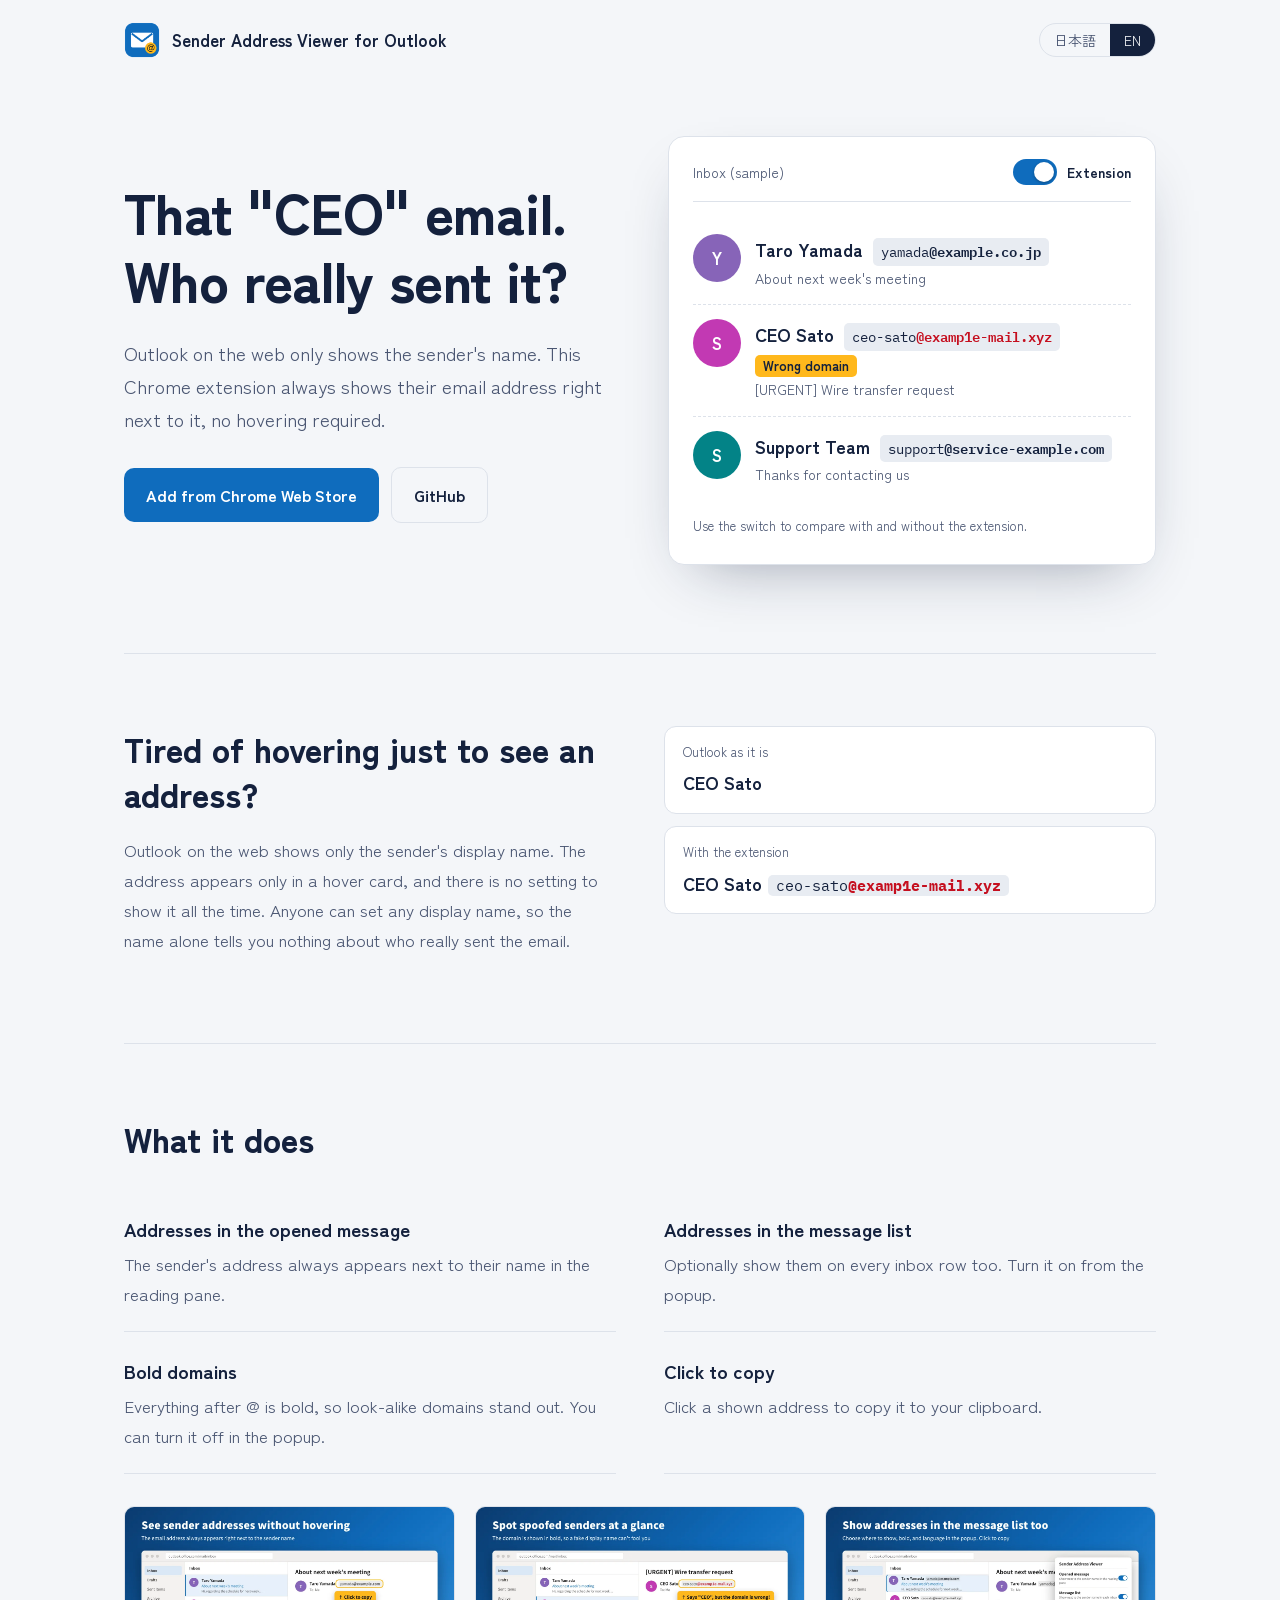
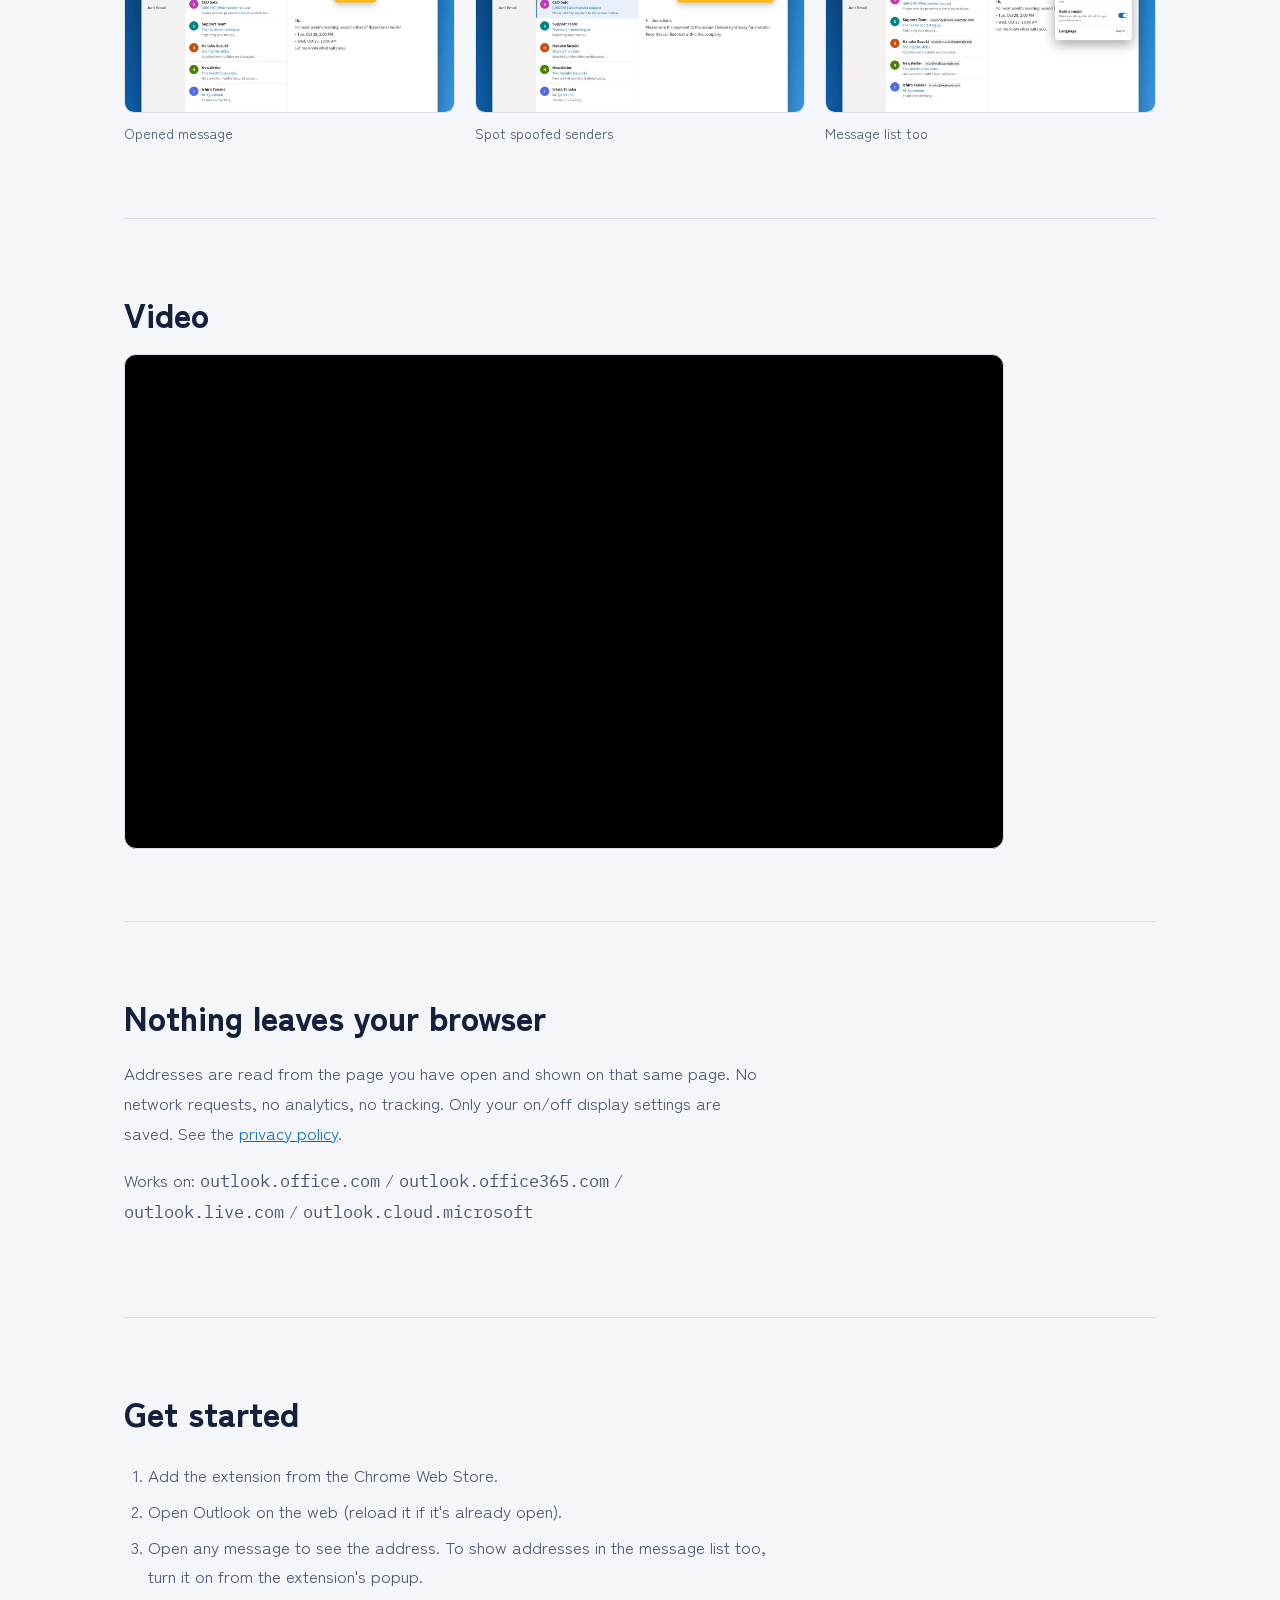
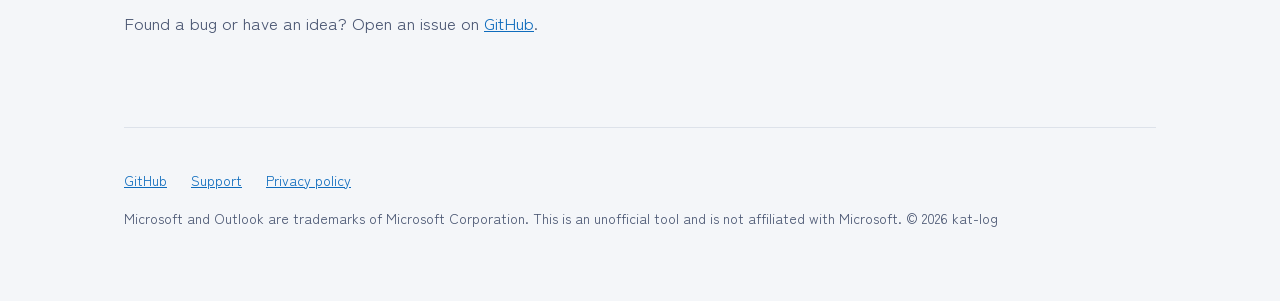
<file: docs/index.html>
<!doctype html>
<html lang="ja">
<head>
<meta charset="utf-8">
<meta name="viewport" content="width=device-width, initial-scale=1">
<meta name="google-site-verification" content="ZW-A2i5VkHaOEt6RLuY6zFHAiWqCiDvUYwPnH15Xgcs" />
<title>差出人アドレス表示 for Outlook</title>
<meta name="description" content="Outlook on the web で、差出人名の横にメールアドレスを常に表示する Chrome 拡張機能。ホバー不要で、なりすましメールも一目でわかります。">
<meta property="og:title" content="差出人アドレス表示 for Outlook / Sender Address Viewer for Outlook">
<meta property="og:description" content="Always show the sender's email address next to their name in Outlook on the web.">
<meta property="og:image" content="https://kat-log.github.io/outlook-sender-address/img/og.png">
<meta property="og:type" content="website">
<meta name="twitter:card" content="summary_large_image">
<link rel="icon" href="img/icon.png">
<link rel="preconnect" href="https://fonts.googleapis.com">
<link rel="preconnect" href="https://fonts.gstatic.com" crossorigin>
<link href="https://fonts.googleapis.com/css2?family=IBM+Plex+Mono:wght@400;600&family=Zen+Kaku+Gothic+New:wght@400;500;700;900&display=swap" rel="stylesheet">
<style>
:root {
  --ink: #14213d;
  --ink-soft: #4a5672;
  --paper: #f4f6f9;
  --sheet: #ffffff;
  --line: #dde2ea;
  --blue: #0f6cbd;
  --amber: #ffb81c;
  --red: #c50f1f;
  --chip: #e8ecf2;
  color-scheme: light;
}
@media (prefers-color-scheme: dark) {
  :root:not([data-theme="light"]) {
    --ink: #e8edf5; --ink-soft: #a6b0c3; --paper: #0e1626; --sheet: #16213a;
    --line: #2a3756; --blue: #5aa9f0; --red: #ff6b6b; --chip: #24324f;
    color-scheme: dark;
  }
}
* { box-sizing: border-box; }
html { -webkit-text-size-adjust: 100%; }
body {
  margin: 0; background: var(--paper); color: var(--ink);
  font-family: "Zen Kaku Gothic New", system-ui, sans-serif;
  font-size: 17px; line-height: 1.75;
}
a { color: var(--blue); }
:focus-visible { outline: 3px solid var(--amber); outline-offset: 3px; border-radius: 4px; }
.wrap { max-width: 1080px; margin: 0 auto; padding: 0 24px; }
.mono { font-family: "IBM Plex Mono", ui-monospace, monospace; }

/* header */
header.top { display: flex; align-items: center; justify-content: space-between; padding: 22px 0; }
.logo { display: flex; align-items: center; gap: 12px; font-weight: 700; color: var(--ink); text-decoration: none; }
.logo img { width: 36px; height: 36px; }
.lang { display: flex; flex-shrink: 0; white-space: nowrap; border: 1px solid var(--line); border-radius: 999px; overflow: hidden; }
.lang button { font: inherit; font-size: 14px; border: 0; background: transparent; color: var(--ink-soft); padding: 4px 14px; cursor: pointer; }
.lang button[aria-pressed="true"] { background: var(--ink); color: var(--paper); }

/* hero */
.hero { display: grid; grid-template-columns: 1fr 1fr; gap: 56px; align-items: center; padding: 56px 0 88px; }
.hero h1 { font-size: clamp(34px, 5vw, 56px); line-height: 1.22; font-weight: 900; margin: 0; letter-spacing: -0.01em; }
.hero .lead { margin: 22px 0 32px; color: var(--ink-soft); font-size: 19px; max-width: 30em; }
.cta { display: flex; flex-wrap: wrap; gap: 12px; align-items: center; }
.btn { display: inline-flex; align-items: center; gap: 10px; font-weight: 700; text-decoration: none; padding: 13px 22px; border-radius: 10px; font-size: 16px; }
.btn.primary { background: var(--blue); color: #fff; }
.btn.ghost { color: var(--ink); border: 1.5px solid var(--line); }
.btn[aria-disabled="true"] { background: var(--chip); color: var(--ink-soft); cursor: default; }
.note { font-size: 13px; color: var(--ink-soft); width: 100%; margin-top: 4px; }

/* the demo: a message header you can switch the extension on for */
.demo { background: var(--sheet); border: 1px solid var(--line); border-radius: 16px; padding: 22px 24px 26px; box-shadow: 0 24px 60px -30px rgba(20,33,61,.45); }
.demo-bar { display: flex; justify-content: space-between; align-items: center; padding-bottom: 16px; margin-bottom: 18px; border-bottom: 1px solid var(--line); font-size: 14px; color: var(--ink-soft); }
.switch { display: inline-flex; align-items: center; gap: 10px; cursor: pointer; user-select: none; font-weight: 700; color: var(--ink); }
.switch input { appearance: none; width: 44px; height: 26px; border-radius: 13px; background: var(--line); position: relative; cursor: pointer; transition: background .2s; margin: 0; }
.switch input::after { content: ""; position: absolute; top: 3px; left: 3px; width: 20px; height: 20px; border-radius: 50%; background: #fff; transition: transform .2s; box-shadow: 0 1px 3px rgba(0,0,0,.3); }
.switch input:checked { background: var(--blue); }
.switch input:checked::after { transform: translateX(18px); }
.msg { display: grid; grid-template-columns: 48px 1fr; gap: 14px; padding: 14px 0; }
.msg + .msg { border-top: 1px dashed var(--line); }
.av { width: 48px; height: 48px; border-radius: 50%; display: grid; place-items: center; color: #fff; font-weight: 700; }
.who { display: flex; flex-wrap: wrap; align-items: baseline; gap: 4px 10px; font-weight: 700; font-size: 18px; }
.addr { font-size: 14px; font-weight: 400; background: var(--chip); padding: 1px 8px; border-radius: 5px; max-width: 0; opacity: 0; overflow: hidden; white-space: nowrap; transition: max-width .5s ease, opacity .3s ease; }
.addr b { font-weight: 600; }
.on .addr { max-width: 340px; opacity: 1; }
.subj { font-size: 14px; color: var(--ink-soft); }
.msg.fake .addr b { color: var(--red); }
.flag { display: none; font-size: 13px; font-weight: 700; color: var(--ink); background: var(--amber); padding: 0 8px; border-radius: 5px; }
.on .msg.fake .flag { display: inline-block; }
.hint { font-size: 13px; color: var(--ink-soft); margin: 14px 0 0; }

/* sections */
section { padding: 72px 0; border-top: 1px solid var(--line); }
h2 { font-size: clamp(26px, 3.4vw, 34px); line-height: 1.35; margin: 0 0 18px; font-weight: 900; }
.prose { max-width: 38em; color: var(--ink-soft); }
.why { display: grid; grid-template-columns: 1fr 1fr; gap: 48px; align-items: start; }
.compare { display: grid; gap: 12px; margin: 0; }
.compare div { background: var(--sheet); border: 1px solid var(--line); border-radius: 12px; padding: 14px 18px; }
.compare dt { font-size: 13px; color: var(--ink-soft); }
.compare dd { margin: 4px 0 0; font-weight: 700; font-size: 18px; }
.compare .after dd .mono { font-weight: 400; font-size: 15px; background: var(--chip); padding: 1px 8px; border-radius: 5px; margin-left: 6px; }

.features { margin: 28px 0 0; padding: 0; list-style: none; display: grid; grid-template-columns: repeat(2, 1fr); gap: 0 48px; }
.features li { padding: 22px 0; border-bottom: 1px solid var(--line); }
.features strong { display: block; font-size: 19px; margin-bottom: 4px; }
.features span { color: var(--ink-soft); }

.shots { display: grid; grid-template-columns: repeat(3, 1fr); gap: 20px; margin-top: 32px; }
.shots figure { margin: 0; }
.shots img { width: 100%; height: auto; border-radius: 10px; border: 1px solid var(--line); display: block; }
.shots figcaption { font-size: 14px; color: var(--ink-soft); margin-top: 8px; }

.video { aspect-ratio: 16 / 9; border-radius: 12px; overflow: hidden; border: 1px solid var(--line); background: #000; max-width: 880px; }
.video iframe { width: 100%; height: 100%; border: 0; display: block; }
.install { margin: 24px 0 0; padding-left: 1.4em; }
.install li { margin: 6px 0; }

footer { padding: 40px 0 56px; border-top: 1px solid var(--line); font-size: 14px; color: var(--ink-soft); }
footer nav { display: flex; flex-wrap: wrap; gap: 8px 24px; margin-bottom: 14px; }

html:not([lang="en"]) [data-en],
html[lang="en"] [data-ja] { display: none !important; }

@media (max-width: 820px) {
  .hero, .why { grid-template-columns: 1fr; gap: 36px; }
  .hero { padding: 24px 0 64px; }
  .features { grid-template-columns: 1fr; }
  .shots { grid-template-columns: 1fr; }
  section { padding: 56px 0; }
  .wrap { padding: 0 16px; }
  .logo { font-size: 14px; gap: 8px; }
  .logo img { width: 28px; height: 28px; }
  header.top { gap: 12px; }
}
@media (prefers-reduced-motion: reduce) { .addr, .switch input, .switch input::after { transition: none; } }
</style>
</head>
<body>
<div class="wrap">
  <header class="top">
    <a class="logo" href="./"><img src="img/icon.png" alt=""><span data-ja>差出人アドレス表示 for Outlook</span><span data-en>Sender Address Viewer for Outlook</span></a>
    <div class="lang" role="group" aria-label="Language">
      <button type="button" data-set-lang="ja" aria-pressed="true">日本語</button>
      <button type="button" data-set-lang="en" aria-pressed="false">EN</button>
    </div>
  </header>

  <main>
    <div class="hero">
      <div>
        <h1 data-ja>その「社長」、<br>本当に社長から？</h1>
        <h1 data-en>That "CEO" email.<br>Who really sent it?</h1>
        <p class="lead" data-ja>Outlook on the web は差出人の名前しか見せてくれません。この Chrome 拡張機能は、差出人名のすぐ横にメールアドレスを常に表示します。ホバーは不要です。</p>
        <p class="lead" data-en>Outlook on the web only shows the sender's name. This Chrome extension always shows their email address right next to it, no hovering required.</p>
        <div class="cta">
          <a class="btn primary js-store" href="#" aria-disabled="true"><span data-ja>Chrome ウェブストアで追加</span><span data-en>Add from Chrome Web Store</span></a>
          <a class="btn ghost" href="https://github.com/kat-log/outlook-sender-address">GitHub</a>
          <p class="note js-store-note" data-ja>現在 Chrome ウェブストアで審査中です。公開までは GitHub から手動で導入できます。</p>
          <p class="note js-store-note" data-en>Currently under review on the Chrome Web Store. Until then, you can install it manually from GitHub.</p>
        </div>
      </div>

      <div class="demo" id="demo">
        <div class="demo-bar">
          <span data-ja>受信トレイ（サンプル）</span><span data-en>Inbox (sample)</span>
          <label class="switch"><input type="checkbox" id="demo-toggle"><span data-ja>拡張機能</span><span data-en>Extension</span></label>
        </div>
        <div class="msg">
          <div class="av" style="background:#8764b8">Y</div>
          <div>
            <div class="who"><span data-ja>山田 太郎</span><span data-en>Taro Yamada</span><span class="addr mono">yamada<b>@example.co.jp</b></span></div>
            <div class="subj" data-ja>来週の打ち合わせについて</div><div class="subj" data-en>About next week's meeting</div>
          </div>
        </div>
        <div class="msg fake">
          <div class="av" style="background:#c239b3">S</div>
          <div>
            <div class="who"><span data-ja>社長 佐藤</span><span data-en>CEO Sato</span><span class="addr mono">ceo-sato<b>@examp1e-mail.xyz</b></span><span class="flag" data-ja>ドメインが違う</span><span class="flag" data-en>Wrong domain</span></div>
            <div class="subj" data-ja>【至急】振込のお願い</div><div class="subj" data-en>[URGENT] Wire transfer request</div>
          </div>
        </div>
        <div class="msg">
          <div class="av" style="background:#038387">S</div>
          <div>
            <div class="who"><span data-ja>サポートチーム</span><span data-en>Support Team</span><span class="addr mono">support<b>@service-example.com</b></span></div>
            <div class="subj" data-ja>ご利用ありがとうございます</div><div class="subj" data-en>Thanks for contacting us</div>
          </div>
        </div>
        <p class="hint" data-ja>右上のスイッチで、拡張機能のあり・なしを切り替えられます。</p>
        <p class="hint" data-en>Use the switch to compare with and without the extension.</p>
      </div>
    </div>

    <section>
      <div class="why">
        <div>
          <h2 data-ja>アドレスを見るたびに、ホバーしていませんか</h2>
          <h2 data-en>Tired of hovering just to see an address?</h2>
          <p class="prose" data-ja>Outlook on the web では、差出人の表示名しか出ません。アドレスはマウスを乗せたときのポップアップでしか確認できず、設定で常時表示に切り替えることもできません。表示名は送り主が自由に決められるので、名前だけでは本当の送り主はわかりません。</p>
          <p class="prose" data-en>Outlook on the web shows only the sender's display name. The address appears only in a hover card, and there is no setting to show it all the time. Anyone can set any display name, so the name alone tells you nothing about who really sent the email.</p>
        </div>
        <dl class="compare">
          <div><dt data-ja>いつもの Outlook</dt><dt data-en>Outlook as it is</dt><dd data-ja>社長 佐藤</dd><dd data-en>CEO Sato</dd></div>
          <div class="after"><dt data-ja>拡張機能を入れると</dt><dt data-en>With the extension</dt><dd><span data-ja>社長 佐藤</span><span data-en>CEO Sato</span><span class="mono">ceo-sato<b style="color:var(--red)">@examp1e-mail.xyz</b></span></dd></div>
        </dl>
      </div>
    </section>

    <section>
      <h2 data-ja>できること</h2>
      <h2 data-en>What it does</h2>
      <ul class="features">
        <li><strong data-ja>開いたメールにアドレスを表示</strong><strong data-en>Addresses in the opened message</strong><span data-ja>閲覧ウィンドウの差出人名の右に、メールアドレスを常に表示します。</span><span data-en>The sender's address always appears next to their name in the reading pane.</span></li>
        <li><strong data-ja>メール一覧にも表示</strong><strong data-en>Addresses in the message list</strong><span data-ja>受信トレイの各行にも表示できます。ポップアップのスイッチで切り替えます。</span><span data-en>Optionally show them on every inbox row too. Turn it on from the popup.</span></li>
        <li><strong data-ja>ドメインを太字に</strong><strong data-en>Bold domains</strong><span data-ja>@ 以降を太字にするので、似せたドメインのなりすましに気づきやすくなります。ポップアップでオフにもできます。</span><span data-en>Everything after @ is bold, so look-alike domains stand out. You can turn it off in the popup.</span></li>
        <li><strong data-ja>クリックでコピー</strong><strong data-en>Click to copy</strong><span data-ja>表示されたアドレスをクリックすると、そのままコピーできます。</span><span data-en>Click a shown address to copy it to your clipboard.</span></li>
      </ul>
      <div class="shots">
        <figure><img data-ja src="img/screenshot-ja-1-reading.webp" alt="開いたメールの差出人名の横にアドレスが表示された画面" width="1280" height="800" loading="lazy"><img data-en src="img/screenshot-en-1-reading.webp" alt="Reading pane with the sender's address shown next to the name" width="1280" height="800" loading="lazy"><figcaption data-ja>開いたメール</figcaption><figcaption data-en>Opened message</figcaption></figure>
        <figure><img data-ja src="img/screenshot-ja-2-phish.webp" alt="なりすましメールのドメインが太字で表示された画面" width="1280" height="800" loading="lazy"><img data-en src="img/screenshot-en-2-phish.webp" alt="A spoofed sender's domain shown in bold" width="1280" height="800" loading="lazy"><figcaption data-ja>なりすましに気づける</figcaption><figcaption data-en>Spot spoofed senders</figcaption></figure>
        <figure><img data-ja src="img/screenshot-ja-3-list.webp" alt="メール一覧の各行にアドレスが表示された画面" width="1280" height="800" loading="lazy"><img data-en src="img/screenshot-en-3-list.webp" alt="Message list with addresses on every row" width="1280" height="800" loading="lazy"><figcaption data-ja>メール一覧にも</figcaption><figcaption data-en>Message list too</figcaption></figure>
      </div>
    </section>

    <section>
      <h2 data-ja>紹介動画</h2>
      <h2 data-en>Video</h2>
      <div class="video" data-ja><iframe src="https://www.youtube-nocookie.com/embed/iqoe1_WCcKM?rel=0" title="差出人アドレス表示 for Outlook 紹介動画" loading="lazy" allow="accelerometer; autoplay; clipboard-write; encrypted-media; gyroscope; picture-in-picture; web-share" allowfullscreen></iframe></div>
      <div class="video" data-en><iframe src="https://www.youtube-nocookie.com/embed/-NmUZ48yMqw?rel=0" title="Sender Address Viewer for Outlook video" loading="lazy" allow="accelerometer; autoplay; clipboard-write; encrypted-media; gyroscope; picture-in-picture; web-share" allowfullscreen></iframe></div>
    </section>

    <section>
      <h2 data-ja>データは一切送信しません</h2>
      <h2 data-en>Nothing leaves your browser</h2>
      <p class="prose" data-ja>アドレスは開いているページの中から読み取り、同じページに表示するだけです。外部への通信、アクセス解析、トラッキングはありません。保存するのは表示のオン・オフ設定だけです。詳しくは<a href="https://github.com/kat-log/outlook-sender-address/blob/main/PRIVACY.md">プライバシーポリシー</a>をご覧ください。</p>
      <p class="prose" data-en>Addresses are read from the page you have open and shown on that same page. No network requests, no analytics, no tracking. Only your on/off display settings are saved. See the <a href="https://github.com/kat-log/outlook-sender-address/blob/main/PRIVACY.md">privacy policy</a>.</p>
      <p class="prose" data-ja>対応サイト：<span class="mono">outlook.office.com</span> / <span class="mono">outlook.office365.com</span> / <span class="mono">outlook.live.com</span> / <span class="mono">outlook.cloud.microsoft</span></p>
      <p class="prose" data-en>Works on: <span class="mono">outlook.office.com</span> / <span class="mono">outlook.office365.com</span> / <span class="mono">outlook.live.com</span> / <span class="mono">outlook.cloud.microsoft</span></p>
    </section>

    <section>
      <h2 data-ja>使い始める</h2>
      <h2 data-en>Get started</h2>
      <ol class="install prose" data-ja>
        <li>Chrome ウェブストアから拡張機能を追加します。</li>
        <li>Outlook on the web を開く（開いていたら再読み込み）。</li>
        <li>メールを開くと、差出人名の横にアドレスが出ます。一覧にも出したいときは、拡張機能アイコンのポップアップでオンにします。</li>
      </ol>
      <ol class="install prose" data-en>
        <li>Add the extension from the Chrome Web Store.</li>
        <li>Open Outlook on the web (reload it if it's already open).</li>
        <li>Open any message to see the address. To show addresses in the message list too, turn it on from the extension's popup.</li>
      </ol>
      <p class="prose" data-ja>不具合やご要望は <a href="https://github.com/kat-log/outlook-sender-address/issues">GitHub の Issues</a> へどうぞ。</p>
      <p class="prose" data-en>Found a bug or have an idea? Open an issue on <a href="https://github.com/kat-log/outlook-sender-address/issues">GitHub</a>.</p>
    </section>
  </main>

  <footer>
    <nav>
      <a href="https://github.com/kat-log/outlook-sender-address">GitHub</a>
      <a href="https://github.com/kat-log/outlook-sender-address/issues"><span data-ja>サポート</span><span data-en>Support</span></a>
      <a href="https://github.com/kat-log/outlook-sender-address/blob/main/PRIVACY.md"><span data-ja>プライバシーポリシー</span><span data-en>Privacy policy</span></a>
    </nav>
    <p data-ja>Microsoft および Outlook は Microsoft Corporation の商標です。本拡張機能は Microsoft とは無関係の非公式ツールです。© 2026 kat-log</p>
    <p data-en>Microsoft and Outlook are trademarks of Microsoft Corporation. This is an unofficial tool and is not affiliated with Microsoft. © 2026 kat-log</p>
  </footer>
</div>

<script>
// Chrome ウェブストアの公開URL。公開後にここへ入れるとボタンが有効になる。
const STORE_URL = 'https://chromewebstore.google.com/detail/pmiaoemkokfnbanjjdfkafpcnppegdjm';

const root = document.documentElement;
const setLang = (l) => {
  root.lang = l;
  document.querySelectorAll('[data-set-lang]').forEach(b => b.setAttribute('aria-pressed', String(b.dataset.setLang === l)));
  document.title = l === 'en' ? 'Sender Address Viewer for Outlook' : '差出人アドレス表示 for Outlook';
  try { localStorage.setItem('osa-lang', l); } catch (e) {}
};
let saved = null;
try { saved = localStorage.getItem('osa-lang'); } catch (e) {}
const qp = new URLSearchParams(location.search).get('lang');
setLang(qp || saved || ((navigator.language || '').toLowerCase().startsWith('ja') ? 'ja' : 'en'));
document.querySelectorAll('[data-set-lang]').forEach(b => b.addEventListener('click', () => setLang(b.dataset.setLang)));

const demo = document.getElementById('demo');
const t = document.getElementById('demo-toggle');
t.addEventListener('change', () => demo.classList.toggle('on', t.checked));
// 最初に一度だけ、オンになる瞬間を見せる
const reduce = matchMedia('(prefers-reduced-motion: reduce)').matches;
setTimeout(() => { t.checked = true; demo.classList.add('on'); }, reduce ? 0 : 900);

const store = document.querySelector('.js-store');
if (STORE_URL) {
  store.href = STORE_URL; store.removeAttribute('aria-disabled');
  document.querySelectorAll('.js-store-note').forEach(n => n.remove());
} else {
  store.addEventListener('click', e => e.preventDefault());
}
</script>
</body>
</html>
</file>
